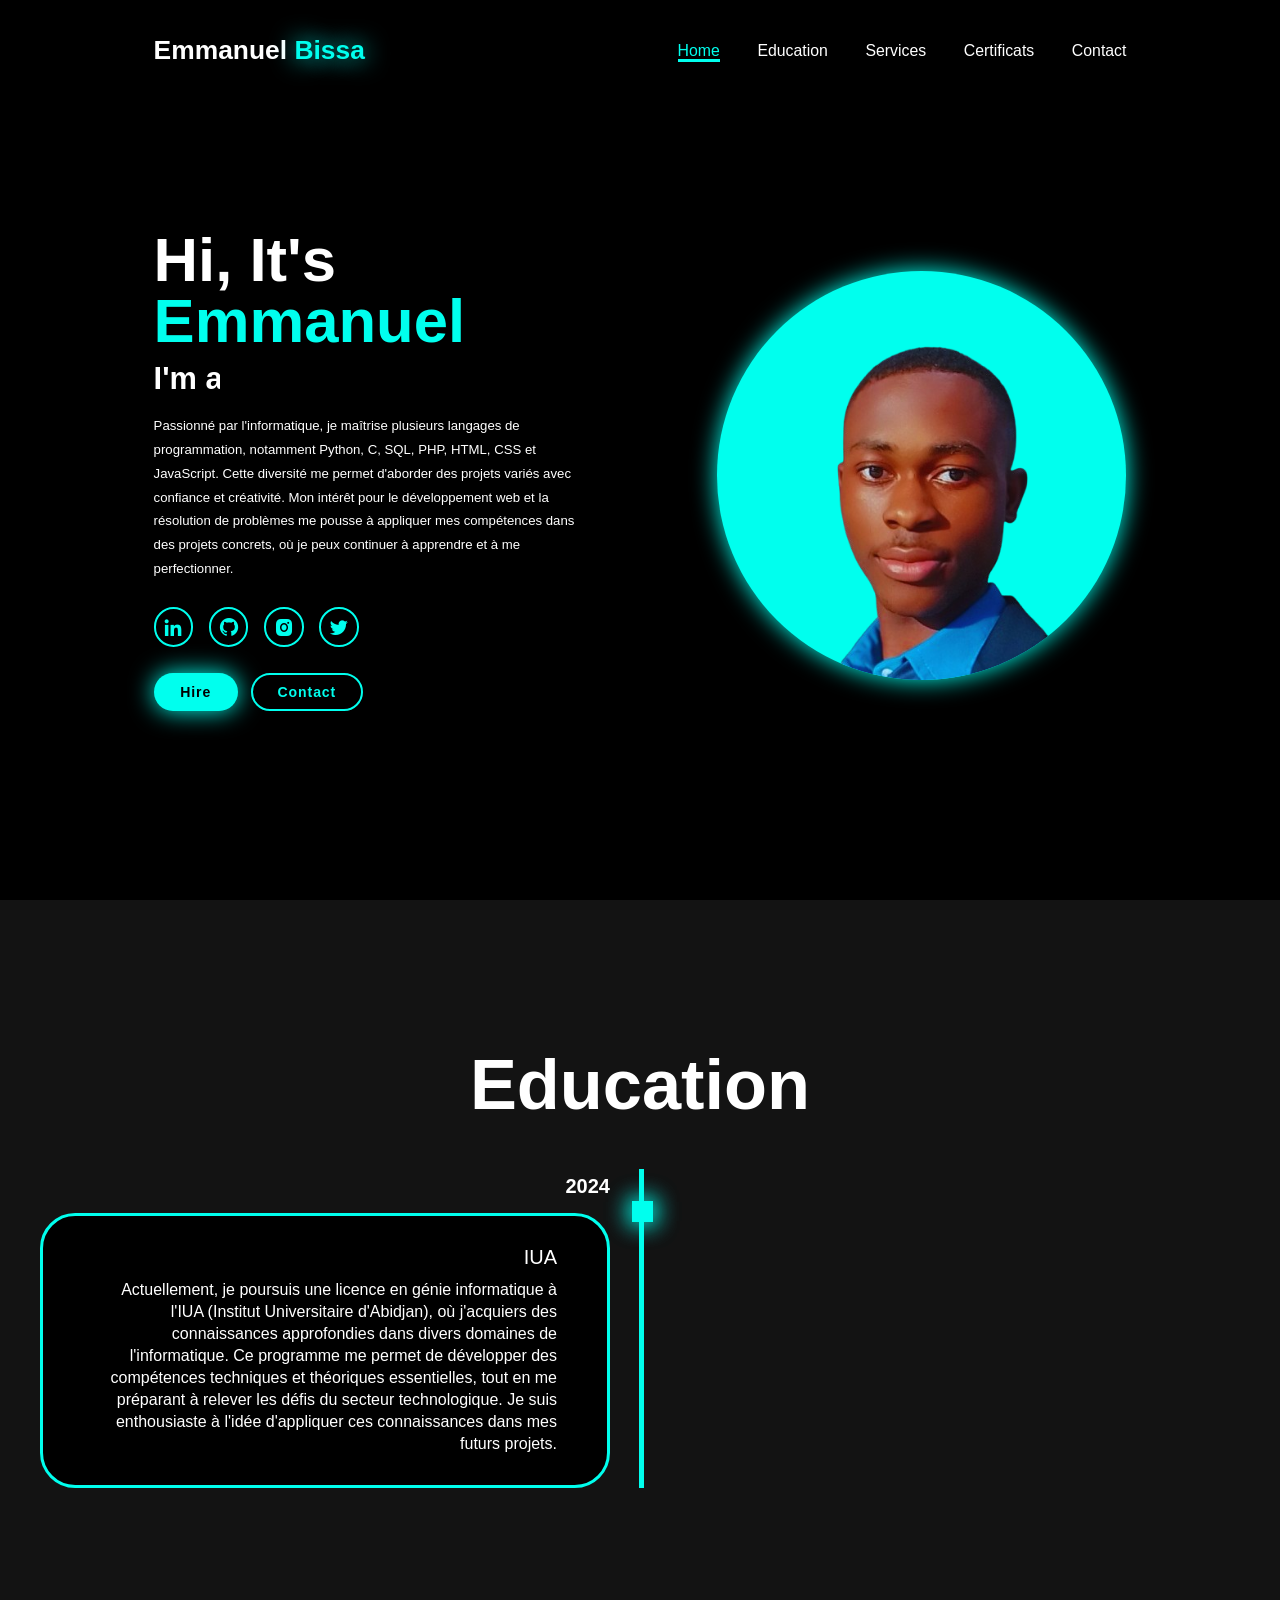
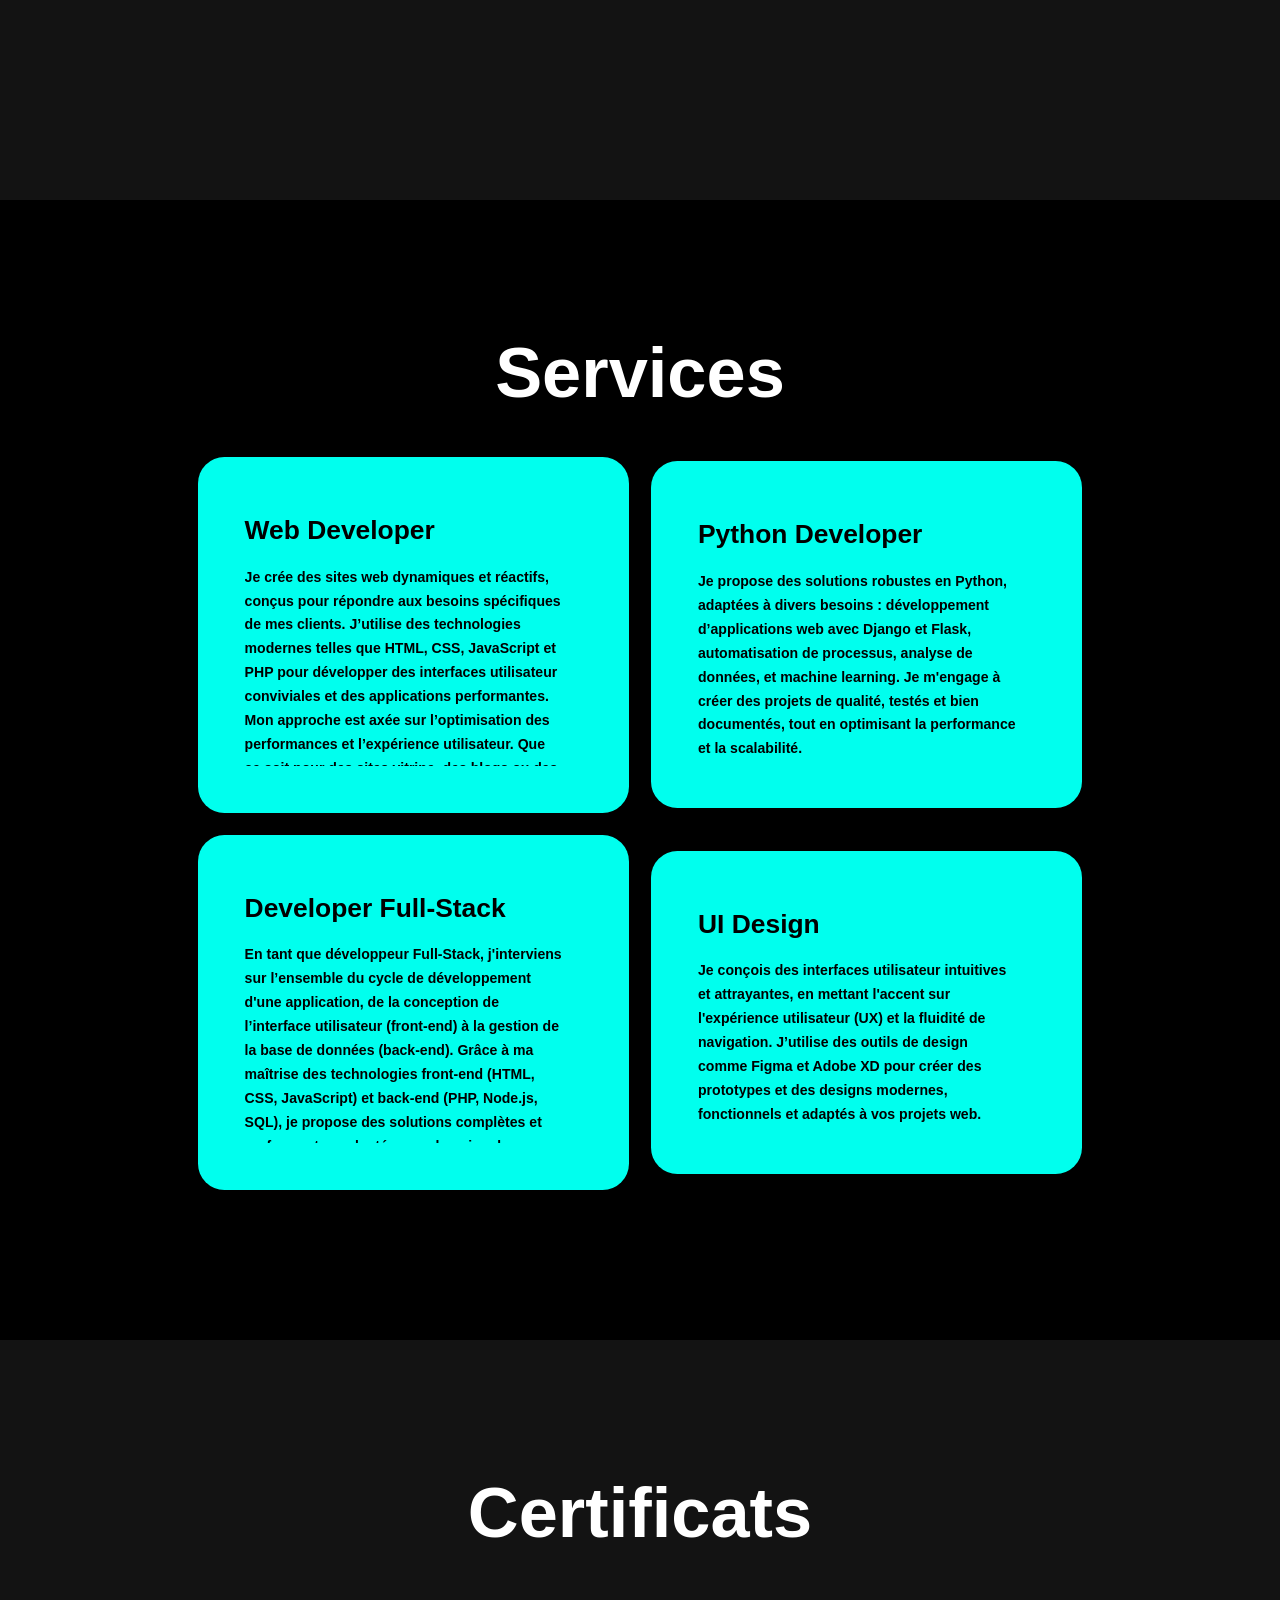
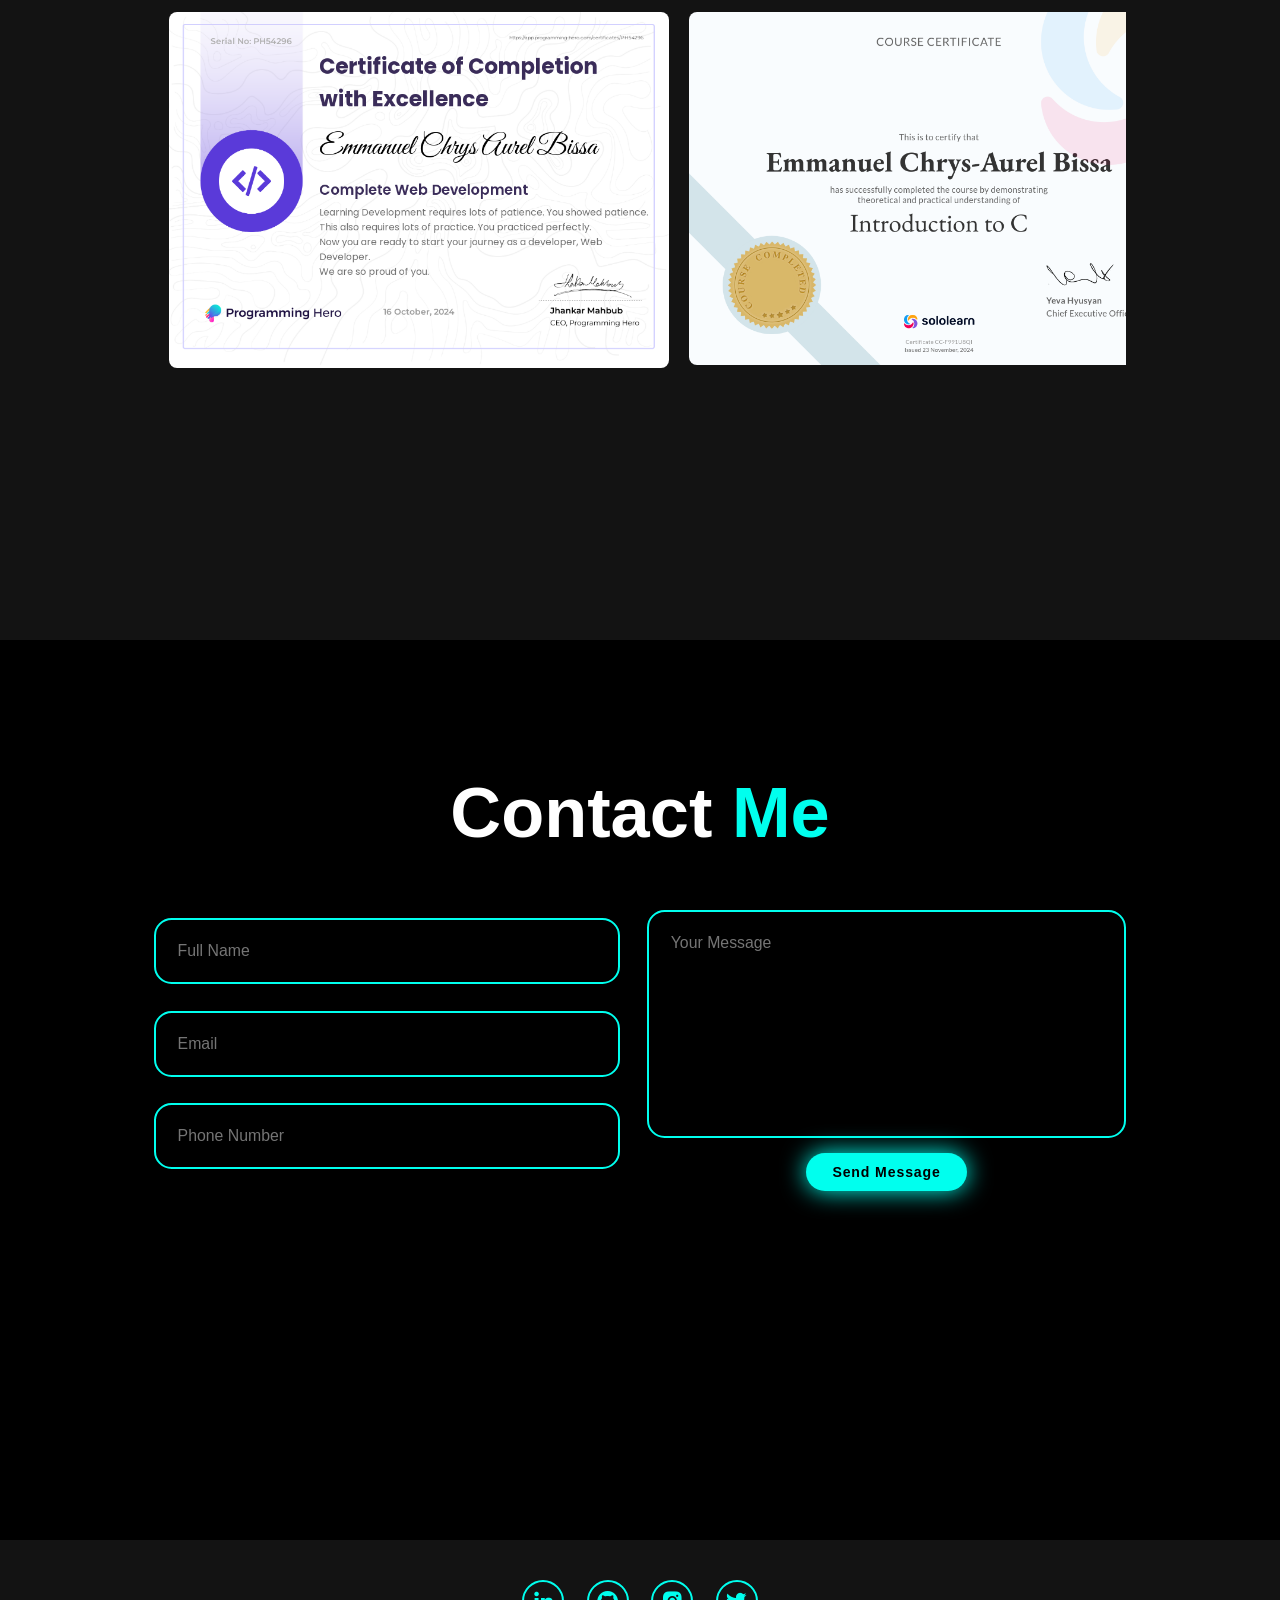
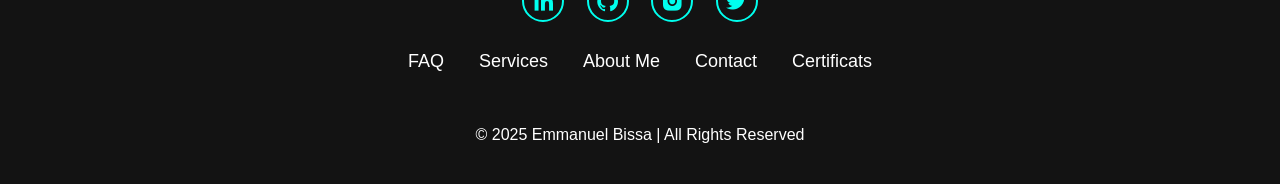
<file: index.html>
<!DOCTYPE html>
<html lang="fr">
<head>
  <meta charset="UTF-8">
  <meta http-equiv="X-UA-Compatible" content="IE=Edge">
  <meta name="viewport" content="width=device-width, initial-scale=1">

  <title>Emmanuel Bissa Portfolio</title>
  
  <!-- HTML -->
  

  <!-- Custom Styles -->
  <link rel="stylesheet" href="style.css">
  <link href='https://unpkg.com/boxicons@2.1.4/css/boxicons.min.css' rel='stylesheet'>
</head>

<body>
  
  <header class="header">
    <a href="#home" class="logo">Emmanuel <span>Bissa</span></a>
  
<i class='bx bx-menu' id="menu-icon"></i>
  
  
  <nav class="navbar">
     <a href="#home" class="active">Home</a>
     <a href="#education">Education</a>
     <a href="#services">Services</a>
     <a href="#certificats">Certificats</a>
     <!-- <a href="#testimonials">Testimonnials</a> -->
     <a href="#contact">Contact</a>
  </nav>
  
  
  </header>
  
  <section class="home" id="home">
    <div class="home-content">
      <h1>Hi, It's <span>Emmanuel</span></h1>
      <h3 class="text-animation">I'm a<span></span></h3>
      <p>Passionné par l'informatique, je maîtrise plusieurs langages de programmation, notamment Python, C, SQL, PHP, HTML, CSS et JavaScript. Cette diversité me permet d'aborder des projets variés avec confiance et créativité. Mon intérêt pour le développement web et la résolution de problèmes me pousse à appliquer mes compétences dans des projets concrets, où je peux continuer à apprendre et à me perfectionner.</p>
      
      <div class="social-icons">
        <a href="https://www.linkedin.com/in/emmanuel-bissa-09683233a/"><i class='bx bxl-linkedin'></i></a>
        <a href="https://github.com/Orochichrys"><i class='bx bxl-github'></i></a>
        <a href="#"><i class='bx bxl-instagram-alt'></i></a>
        <a href="#"><i class='bx bxl-twitter'></i></a>
      </div>
      
      <div class="btn-group">
        <a class="btn" href="#">Hire</a>
        <a class="btn" href="#contact">Contact</a>
        </div>
    </div>
          
        <div class="home-img">
          <img src="img/img.png" alt="">
        </div>
  
  </section>
  
  <section class="education" id="education">
    <h2 class="heading">Education</h2>
   
    <div class="timeline-items">
      
      <div class="timeline-item">
        <div class="timeline-dot"></div>
          <div class="timeline-date">
            2024</div>
          <div class="timeline-content">
            <h3>IUA</h3>
            <p>Actuellement, je poursuis une licence en génie informatique à l'IUA (Institut Universitaire d'Abidjan), où j'acquiers des connaissances approfondies dans divers domaines de l'informatique. Ce programme me permet de développer des compétences techniques et théoriques essentielles, tout en me préparant à relever les défis du secteur technologique. Je suis enthousiaste à l'idée d'appliquer ces connaissances dans mes futurs projets.</p>
          </div>
        </div>
        
    </div>
  </section>
  
  <section class="services" id="services">
    <h2 class="heading">Services</h2>
    
    <div class="services-container">
      <div class="service-box">
        <div class="service-info">
          <h4>Web Developer</h4>
          <p>Je crée des sites web dynamiques et réactifs, conçus pour répondre aux besoins spécifiques de mes clients. J’utilise des technologies modernes telles que HTML, CSS, JavaScript et PHP pour développer des interfaces utilisateur conviviales et des applications performantes. Mon approche est axée sur l’optimisation des performances et l’expérience utilisateur. Que ce soit pour des sites vitrine, des blogs ou des applications complexes, je suis prêt à concrétiser vos projets.</p>
        </div>
        
      </div>
      <div class="service-box">
        <div class="service-info">
          <h4>Python Developer</h4>
          <p>Je propose des solutions robustes en Python, adaptées à divers besoins : développement d’applications web avec Django et Flask, automatisation de processus, analyse de données, et machine learning. Je m'engage à créer des projets de qualité, testés et bien documentés, tout en optimisant la performance et la scalabilité.</p>
        </div>
        
      </div>
      
      <div class="service-box">
        <div class="service-info">
          <h4>Developer Full-Stack</h4>
          <p>En tant que développeur Full-Stack, j'interviens sur l’ensemble du cycle de développement d'une application, de la conception de l’interface utilisateur (front-end) à la gestion de la base de données (back-end). Grâce à ma maîtrise des technologies front-end (HTML, CSS, JavaScript) et back-end (PHP, Node.js, SQL), je propose des solutions complètes et performantes, adaptées aux besoins de mes clients.</p>
        </div>
      
      </div>
      
      <div class="service-box">
        <div class="service-info">
          <h4>UI Design</h4>
          <p>Je conçois des interfaces utilisateur intuitives et attrayantes, en mettant l'accent sur l'expérience utilisateur (UX) et la fluidité de navigation. J’utilise des outils de design comme Figma et Adobe XD pour créer des prototypes et des designs modernes, fonctionnels et adaptés à vos projets web.</p>
          
        </div>
      
      </div>
      
    </div>
    
  </section>

  <section class="certificats" id="certificats">
    <h2 class="heading">Certificats</h2>

   <div class="certificats-container">

    <div class="certificats-box">
         <div class="img">
          <img src="Certificats/Programming_Hero_Certificate_web_fundamental.jpg" alt="Programming_Hero_Certificate_web_fundamental">
        </div>
    </div>
    <div class="certificats-box">
      <div class="img">
       <img src="Certificats/2e3e3346-019f-42fd-b29a-88057880bd0c.png" alt="Sololearn_Introducion_To_C">
     </div>
 </div>
 <div class="certificats-box">
  <div class="img">
   <img src="Certificats/4a114745-ed82-4e53-8994-7b1539ba50f3.png" alt="Sololearn_Introducion_To_Python">
 </div>
</div>
<div class="certificats-box">
  <div class="img">
   <img src="Certificats/63bd7c88-6880-4c61-8349-d76d16d9cd49.png" alt="Sololearn_Introducion_To_HTML">
 </div>
</div>

<div class="certificats-box">
  <div class="img">
   <img src="Certificats/416e9187-74ac-4345-8596-bba3b7f8f149.png" alt="Sololearn_Introducion_To_CSS">
 </div>
</div>

     <div class="certificats-box">
  <div class="img">
   <img src="Certificats/eebdf25d-e05c-4e4b-901f-4823d00469bb.png" alt="Sololearn_Web_Developpement">
 </div>
     </div>

     <div class="certificats-box">
  <div class="img">
   <img src="Certificats/b26a0478-ec29-4170-966e-feea17c59068.png" alt="Sololearn_La_Techonologie_Pour_Tous">
 </div>
     </div>

   </div>

  </section>
  
  <!-- <section class="testimonials" id="testimonials">
    <h2 class="heading">Testimonials</h2>
      
    <div class="testimonials-box">
      
      <div class="wrapper">
        <div class="testimonials-item">
          <img src="img/téléchargement.jpeg" alt="" />
          <h2>Sara</h2>
          <div class="rating">
            <i class='bx bxs-star' id="star"></i>
            <i class='bx bxs-star' id="star"></i>
            <i class='bx bxs-star' id="star"></i>
            <i class='bx bxs-star' id="star"></i>
            <i class='bx bxs-star' id="star"></i>
          </div>
          <p>Travailler avec Emmanuel a été une expérience incroyablement enrichissante. Grâce à son expertise technique et à son professionnalisme, il a su comprendre rapidement nos besoins et proposer des solutions adaptées. Son approche du développement web est à la fois créative et pragmatique, garantissant des résultats à la fois esthétiques et performants. Nous avons particulièrement apprécié sa capacité à respecter les délais tout en assurant une communication claire et efficace tout au long du projet. Je recommande vivement Emmanuel à toute personne cherchant un développeur talentueux et fiable.</p>
        </div>
        
    
      
      </div>
    </div>
  </section> -->
  
  <section class="contact" id="contact">
    <h2 class="heading">Contact <span>Me</span></h2>
    
    <form action="https://api.web3forms.com/submit" method="POST">
      <div class="input-group">
        <input type="hidden" name="access_key" value="94870937-409d-4a36-8e3f-d2fc2de72800">
        <div class="input-box">
          <input type="text" name="name" placeholder="Full Name" required>
          <input type="email"  name="email" placeholder="Email" required>
        </div>
        <div class="input-box">
          <input type="number" name="number" placeholder="Phone Number" required>
        </div>
      </div>
      
      <div class="input-group-2">
        <textarea name="message" cols="30" rows="10" placeholder="Your Message" required></textarea>
        <input type="submit" value="Send Message" class="btn">
      </div>
    </form>
    
    
  </section>
  
  <footer class="footer">
    <div class="social">
       <a href="https://www.linkedin.com/in/emmanuel-bissa-09683233a/"><i class='bx bxl-linkedin'></i></a>
        <a href="https://github.com/Orochichrys"><i class='bx bxl-github'></i></a>
        <a href="#"><i class='bx bxl-instagram-alt'></i></a>
        <a href="#"><i class='bx bxl-twitter'></i></a>
    </div>
    
    <ul class="list">
      <li>
        <a href="#">FAQ</a>
      </li>
      <li>
        <a href="#services">Services</a>
      </li>
      <li>
      <a href="#home">About Me</a>
      </li>
      <li>
      <a href="#contact">Contact</a>
      </li>
      <li>
      <a href="#certificats">Certificats</a>
      </li>
    </ul>
    <p class="copyright">
      © 2025 Emmanuel Bissa | All Rights Reserved
    </p>
    
  </footer>
  
  <!-- Project -->
  <script src="script.js"></script>
</body>
</html>
</file>
<file: style.css>
* {
  padding: 0;
  margin: 0;
  box-sizing: border-box;
  text-decoration: none;
  border: none;
  outline: none;  scroll-behavior: smooth;
  font-family: "Poppins", sans-serif;
}

:root {
  --bg-color: #000000;
  --second-bg-color: #131313;
  --text-color: white;
  --main-color: #00ffee;
}

html {
  font-size: 60%;
  overflow-x: hidden;
}

body {
  background: var(--bg-color);
  color: var(--text-color);
}

.header {
  position: fixed;
  top: 0;
  left: 0;
  width: 100%;
  padding: 4rem 12% 4rem;
  background: rgba(0, 0, 0, 0.3);
  backdrop-filter: blur(10px);
  display: flex;
  justify-content: space-between;
  align-items: center;
  z-index: 5;
}

header .logo {
  font-size: 3rem;
  color: var(--text-color);
  font-weight: 800;
  cursor: pointer;
  transition: 0.3s ease;
}

.logo:hover {
  transform: scale(1.1);
}

.logo span {
  text-shadow: 0 0 25px var(--main-color);
}

.navbar a {
  font-size: 1.8rem;
  color: var(--text-color);
  margin-left: 4rem;
  font-weight: 500;
  transition: 0.3s ease;
  border-bottom: 3px solid transparent;
}

.navbar a:hover,
.navbar a.active {
  color: var(--main-color);
  border-bottom: 3px solid var(--main-color);
}

#menu-icon {
  font-size: 3.6rem;
  color: var(--main-color);
  display: none;
}

section {
  min-height: 100vh;
  padding: 10rem 12% 10rem;
}

.home {
  display: flex;
  align-items: center;
  justify-content: center;
  gap: 15rem;
}

.home-content {
  display: flex;
  flex-direction: column;
  align-items: baseline;
  text-align: left;
  justify-content: center;
  margin-top: 3rem;
}

span {
  color: var(--main-color);
}

.logo span {
  color: var(--main-color);
}

.home-content h3 {
  margin-bottom: 2rem;
  margin-top: 1rem;
  font-size: 3.5rem;
}

.home-content h1 {
  font-size: 7rem;
  font-weight: 700;
  margin-top: 1.5rem;
  line-height: 1;
}

.home-img {
  border-radius: 50%;
}

.home-img img {
  position: relative;
  background: var(--main-color);
  top: 3rem;
  width: 32vw;
  border-radius: 50%;
  box-shadow: 0 0 25px var(--main-color);
  transition: 0.4s ease-in-out;
}

.home-img img:hover {
  box-shadow: 0 0 25px var(--main-color), 0 0 50px var(--main-color), 0 0 100px var(--main-color);
}

.home-content p {
  font-size: 1.5rem;
  font-weight: 500;
  line-height: 1.8;
  max-width: 1000px;
}

.social-icons a {
  display: inline-flex;
  justify-content: center;
  align-items: center;
  width: 4.5rem;
  height: 4.5rem;
  background: transparent;
  border: 2px solid var(--main-color);
  font-size: 2.5rem;
  border-radius: 50%;
  color: var(--main-color);
  margin: 3rem 1.5rem 3rem 0;
  transition: 0.3s ease-in-out;
}

.social-icons a:hover {
  color: var(--text-color);
  transform: scale(1.3)translateY(-5px);
  box-shadow: 0 0 25px var(--main-color);
  background-color: var(--main-color);
}

.btn {
  display: inline-block;
  padding: 1rem 2.8rem;
  background: var(--main-color);
  box-shadow: 0 0 25px var(--main-color);
  border-radius: 4rem;
  font-size: 1.6rem;
  color: black;
  border: 2px solid transparent;
  letter-spacing: 0.1rem;
  font-weight: 600;
  transition: 0.3s ease-in-out;
  cursor: pointer;
}

.btn:hover {
  transform: scale(1.05);
  box-shadow: 0 0 50px var(--main-color);
}

.btn-group {
  display: flex;
  align-items: center;
  gap: 1.5rem;
}

.btn-group a:nth-of-type(2) {
  background-color: black;
  color: var(--main-color);
  border: 2px solid var(--main-color);
  box-shadow: 0 0 25px transparent;
}

.btn-group a:nth-of-type(2):hover {
  box-shadow: 0 0 25px var(--main-color);
  background-color: var(--main-color);
  color: black;
}

.text-animation {
  font-size: 34px;
  font-weight: 600;
  min-width: 280px;
}

.text-animation span {
  position: relative;
}

.text-animation span::before {
  content: "Web Developer";
  color: var(--main-color);
  animation: words 20s infinite;
}

.text-animation span::after {
  content: "";
  background-color: var(--bg-color);
  position: absolute;
  width: calc(100% + 8px);
  height: 100%;
  border-left: 3px solid var(--bg-color);
  right: -8px;
  animation: cursor 0.6s infinite, typing 20s steps(14) infinite;
}

@keyframes cursor {
  to {
    border-left: 2px solid var(--main-color);
  }
}

@keyframes words {

  0%,
  20% {
    content: " Frontend Designer";
  }

  21%,
  40% {
    content: " Web Designer";
  }

  41%,
  60% {
    content: " UI/ UX Designer";
  }

  61%,
  80% {
    content: " Web Developer";
  }

  81%,
  100% {
    content: " Sofware Tester";
  }
}

@keyframes typing {

  10%,
  15%,
  30%,
  35%,
  50%,
  55%,
  70%,
  75%,
  90%,
  95% {
    width: 0;
  }

  5%,
  20%,
  25%,
  40%,
  45%,
  60%,
  65%,
  80%,
  85% {
    width: calc(100% + 8px);
  }

}

.heading {
  font-size: 8rem;
  text-align: center;
  margin: 5rem 0;
}

.education {
  padding: 100px 15px;
  background: var(--second-bg-color);
}

.education h2 {
  margin-bottom: 5rem;
}

.timeline-items {
  max-width: 1200px;
  margin: auto;
  display: flex;
  flex-wrap: wrap;
  position: relative;
}

.timeline-items::before {
  content: "";
  position: absolute;
  width: 5px;
  height: 100%;
  background: var(--main-color);
  left: calc(50% - 1px);
}

.timeline-item {
  margin-bottom: 40px;
  width: 100%;
  position: relative;
}

.timeline-item:last-child {
  margin-bottom: 0;
}

.timeline-item:nth-child(odd) {
  padding-right: calc(50% + 30px);
  text-align: right;
}

.timeline-item:nth-child(even) {
  padding-left: calc(50% + 30px);
}

.timeline-dot {
  height: 21px;
  width: 21px;
  background-color: var(--main-color);
  box-shadow: 0 0 25px var(--main-color),
    0 0 25px var(--main-color);
  position: absolute;
  left: calc(50% - 8px);
  top: 10%;
}

.timeline-date {
  font-size: 20px;
  font-weight: 800;
  color: white;
  margin: 6px 0 15px;
}

.timeline-content {
  background-color: var(--bg-color);
  border: 3px solid var(--main-color);
  padding: 30px 50px;
  border-radius: 4rem;
  box-shadow: 0 0 10px var(--maim-color);
  cursor: pointer;
  transition: 0.3s ease-in-out;
}

.timeline-content:hover {
  transform: scale(1.05);
  box-shadow: 0 0 25px var(--main-color);
}

.timeline-content h3 {
  font-size: 20px;
  color: white;
  margin: 0 0 10px;
  font-weight: 500;
}

.timeline-content p {
  color: white;
  font-size: 16px;
  font-weight: 300;
  line-height: 22px;
}

::-webkit-scrollbar {
  width: 15px;
}

::-webkit-scrollbar-thumb {
  background-color: var(--main-color);
}

::-webkit-scrollbar-track {
  background-color: var(--bg-color);
  width: 50px;
}

.services {
  background-color: var(--bg-color);
  color: black;
}

.services h2 {
  margin-bottom: 5rem;
  color: white;
}

.services-container {
  display: grid;
  grid-template-columns: repeat(2, 1fr);
  align-items: center;
  gap: 2.5rem;

}

.service-box {
  background-color: var(--main-color);
  height: auto;
  /* Permet au contenu de s'ajuster à la taille du texte */
  border-radius: 3rem;
  /* Garder des coins arrondis */
  border: 3px solid transparent;
  cursor: pointer;
  transition: 0.4s ease-in-out;
  overflow: hidden;
  /* Cacher tout débordement */
  box-shadow: 0 4px 10px rgba(0, 0, 0, 0.1);
  /* Légère ombre pour plus de profondeur */
}

.service-box:hover {
  background: white;
  color: black;
  border: 5px solid var(--main-color);
  transform: scale(1.03);
}

.service-box .service-info {
  display: flex;
  flex-direction: column;
  text-align: left;
  max-height: 350px;
  /* Augmenter la hauteur pour plus d'espace */
  justify-content: flex-start;
  align-items: baseline;
  padding: 5rem;
  overflow: hidden;
  /* Masquer le débordement au niveau du conteneur */
}

.service-info h4 {
  font-size: 3rem;
  /* Garder une taille de titre plus grande */
  font-weight: 800;
  line-height: 2;
  position: sticky;
  /* Garder le h4 en place */
  top: 0;
  /* Le positionner en haut du conteneur */
  z-index: 1;
  /* Assurer qu'il reste au-dessus du contenu défilant */
  color: black;
  /* Couleur blanche pour le texte */
  padding-bottom: 1rem;
  /* Espacement sous le titre */

}

.service-info p {
  font-size: 1.6rem;
  font-weight: 600;
  line-height: 1.7;
  margin: 0;
  overflow-y: auto;
  /* Permettre au paragraphe de défiler verticalement */
  max-height: 200px;
  /* Limiter la hauteur du texte */
  padding-right: 2rem;
  /* Espace pour la barre de défilement */

}

.service-info p::-webkit-scrollbar {
  width: 10px;
}

.service-info p::-webkit-scrollbar-thumb {
  background-color: black;
  border-radius: 10px;
}

.service-info p::-webkit-scrollbar-track {
  background: #f1f1f1;
  border-radius: 10px;
}

.certificats {
  background: var(--second-bg-color);
}

.certificats-container {
  display: grid;
  grid-template-columns: repeat(7, 1fr);
  overflow: auto;
  gap: 20px;
  padding: 15px;
}

.certificats-box {
  transition: 0.3s ease-in-out;
}

.certificats-box:hover {
  transform: translateY(-5px);
}
.certificats-box .img img {
  height: 100%;
  width: 500px;
  border-radius: 8px;
}

.testimonials {
  background: var(--second-bg-color);
}

.testimonials-box {
  background-size: cover;
  display: flex;
  align-items: center;
  justify-content: center;
  flex-direction: column;
}

.testimonials .heading {
  margin-bottom: 5rem;
}

.testimonials-box img {
  width: 15rem;
  border-radius: 50%;
  border: 3px solid var(--main-color);
  box-shadow: 0 0 25px var(--main-color);
}

.wrapper {
  display: grid;
  grid-template-columns: repeat(auto-fit, minmax(300px, 1fr));
  gap: 3rem;
}

.testimonials-item {
  min-height: 550px;
  background: rgba(0, 0, 0, 0.7);
  border: 3px solid rgba(238, 238, 238, 0.2);
  border-radius: 2rem;
  margin: 0 2rem;
  padding: 30px 60px;
  cursor: pointer;
  display: flex;
  flex-direction: column;
  align-items: center;
  justify-content: center;
  text-align: center;
  gap: 1.5rem;
  color: white;
  transition: 0.4s ease-in-out;
}

.testimonials-item:hover {
  border: 3px solid var(--main-color);
  transform: translateY(-30px)scale(1.03);
  box-shadow: 0 0 25px var(--main-color);
}

.testimonials-item h2 {
  font-size: 2.8rem;
}

.testimonials-item p {
  font-size: 1.3rem;
}

#star {
  color: gold;
  font-size: 2rem;
}

.contact {
  background-color: var(--bg-color);
}

.contact h2 {
  margin-bottom: 3rem;
  color: white;
}

.contact form {
  display: flex;
  align-items: center;
  justify-content: center;
  gap: 3rem;
  margin: 5rem auto;
  text-align: center;
}

.contact form inpu-box {
  display: flex;
  justify-content: center;
  flex-wrap: wrap;
}

.contact form .input-box input,
.contact form textarea {
  width: 100%;
  padding: 2.5rem;
  font-size: 1.8rem;
  color: var(--text-color);
  background: var(--second-color);
  border-radius: 2rem;
  border: 2px solid var(--main-color);
  margin: 1.5rem 0;
  resize: none;
}

.contact form btn {
  margin-top: 2rem;
}

.footer {
  position: relative;
  bottom: 0;
  width: 100%;
  padding: 40px 0;
  background-color: var(--second-bg-color);
}

.footer .social {
  text-align: center;
  padding-bottom: 25px;
  color: var(--main-color);
}

.footer .social a {
  font-size: 25px;
  color: var(--main-color);
  border: 2px solid var(--main-color);
  width: 42px;
  height: 42px;
  line-height: 42px;
  display: inline-block;
  align-items: center;
  border-radius: 50%;
  margin: 0 10px;
  transition: 0.3s ease-in-out;
}

.footer .social a:hover {
  transform: scale(1.2)translateY(-10px);
  background-color: var(--main-color);
  color: black;
  box-shadow: 0 0 25px var(--main-color);
}

.footer ul {
  margin-top: 0;
  padding: 0;
  font-size: 18px;
  line-height: 1.6;
  margin-bottom: 0;
  text-align: center;
}

.footer ul li a {
  color: white;
  border-bottom: 3px solid transparent;
  transition: 0.3s ease-in-out;
}

.footer ul li a:hover {
  border-bottom: 3px solid var(--main-color);
}

.footer ul li {
  display: inline-block;
  padding: 0 15px;
}

.footer .copyright {
  margin-top: 50px;
  text-align: center;
  font-size: 16px;
  color: white;
}

@media(max-width:1285px) {
  html {
    font-size: 55%;
  }

  .services-container {
    padding-bottom: 7rem;
    grid-template-columns: repeat(2, 1fr);
    margin: 0 5rem;
  }
}

@media(max-width:991px) {
  header {
    padding: 2rem 3%;
  }

  section {
    padding: 10rem 3% 2rem;
  }

  .timeline-items::before {
    left: 7px;
  }

  .timeline-item:nth-child(odd) {
    padding-right: 0;
    text-align: left;
  }

  .timeline-item:nth-child(odd),
  .timeline-item:nth-child(even) {
    padding-left: 37px;
  }

  .timeline-dot {
    left: 0;
  }

  .services {
    padding-bottom: 7rem;
  }

  .testimonials .wrapper {
    grid-template-columns: repeat(1, 1fr);
  }

  .contact form {
    flex-direction: column;
  }

  .footer {
    padding: 2rem 3%;
  }
}

@media(max-width:895px) {
  #menu-icon {
    display: block;
  }

  .navbar {
    position: absolute;
    top: 100%;
    right: 0;
    width: 50%;
    padding: 1rem 3%;
    background: rgba(0, 0, 0, 0.8);
    backdrop-filter: blur(20px);
    border-bottom-left-radius: 2rem;
    border-left: 2px solid var(--main-color);
    border-bottom: 2px solid var(--main-color);
    display: none;
  }

  .navbar.active {
    display: block;
  }

  .navbar a {
    display: block;
    font-size: 2rem;
    margin: 3rem 0;
    color: white;
  }

  section {
    padding: 6em 2% 6rem;
  }

  .home {
    flex-direction: column-reverse;
    margin: 5rem 4rem;
  }

  .home-content h3 {
    font-size: 2.6rem;
  }

  .home-content h1 {
    font-size: 8rem;
    margin-top: 3rem;
  }

  .home-content p {
    max-width: 600px;
    margin: 0 auto;
  }

  .home-img img {
    width: 56vw;
  }

  .heading {
    font-size: 6rem;
  }

  .services h2 {
    margin-bottom: 3rem;
  }

  .services-container {
    grid-template-columns: repeat(1, 1fr);
  }
/*.certificats-container {
  grid-template-columns: repeat(1, 1fr);
    }*/
  .certificats-box .img img {
    height: 300px;
    width: 300px;
  }
}
</file>
